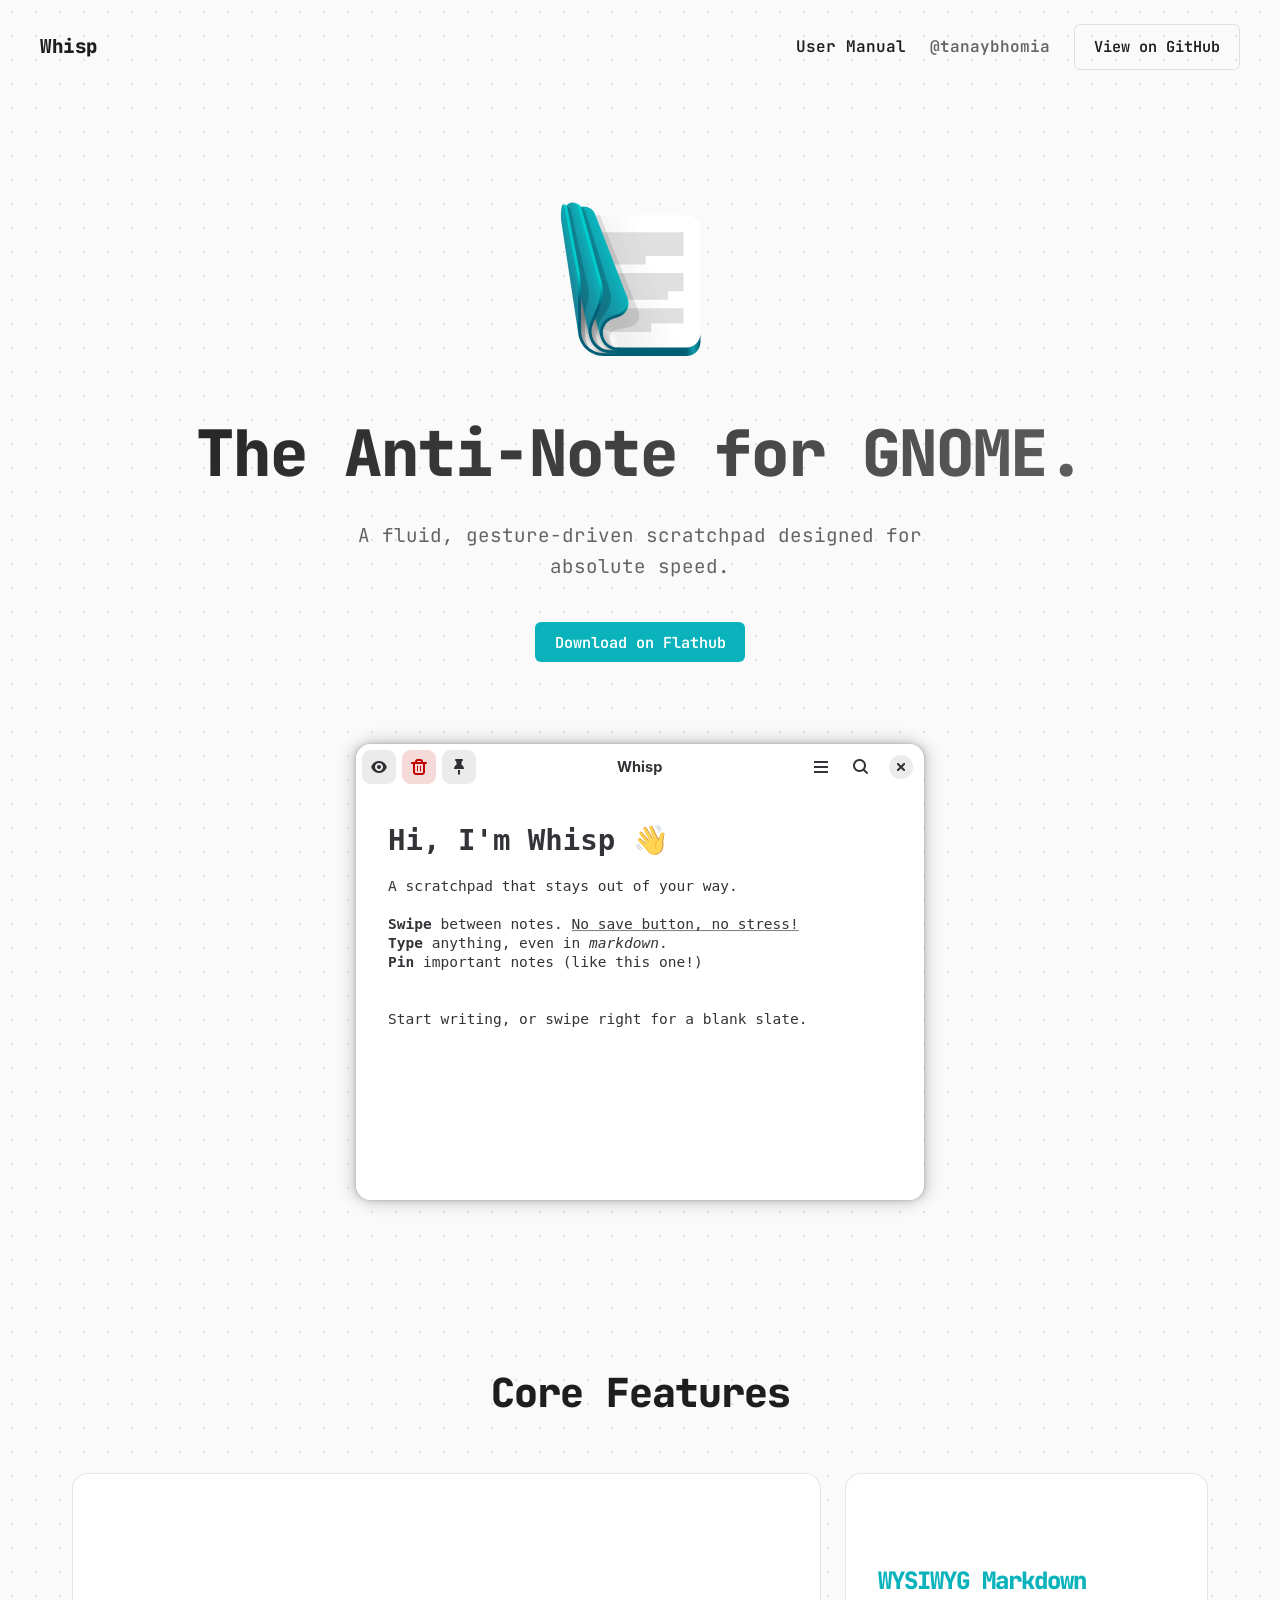
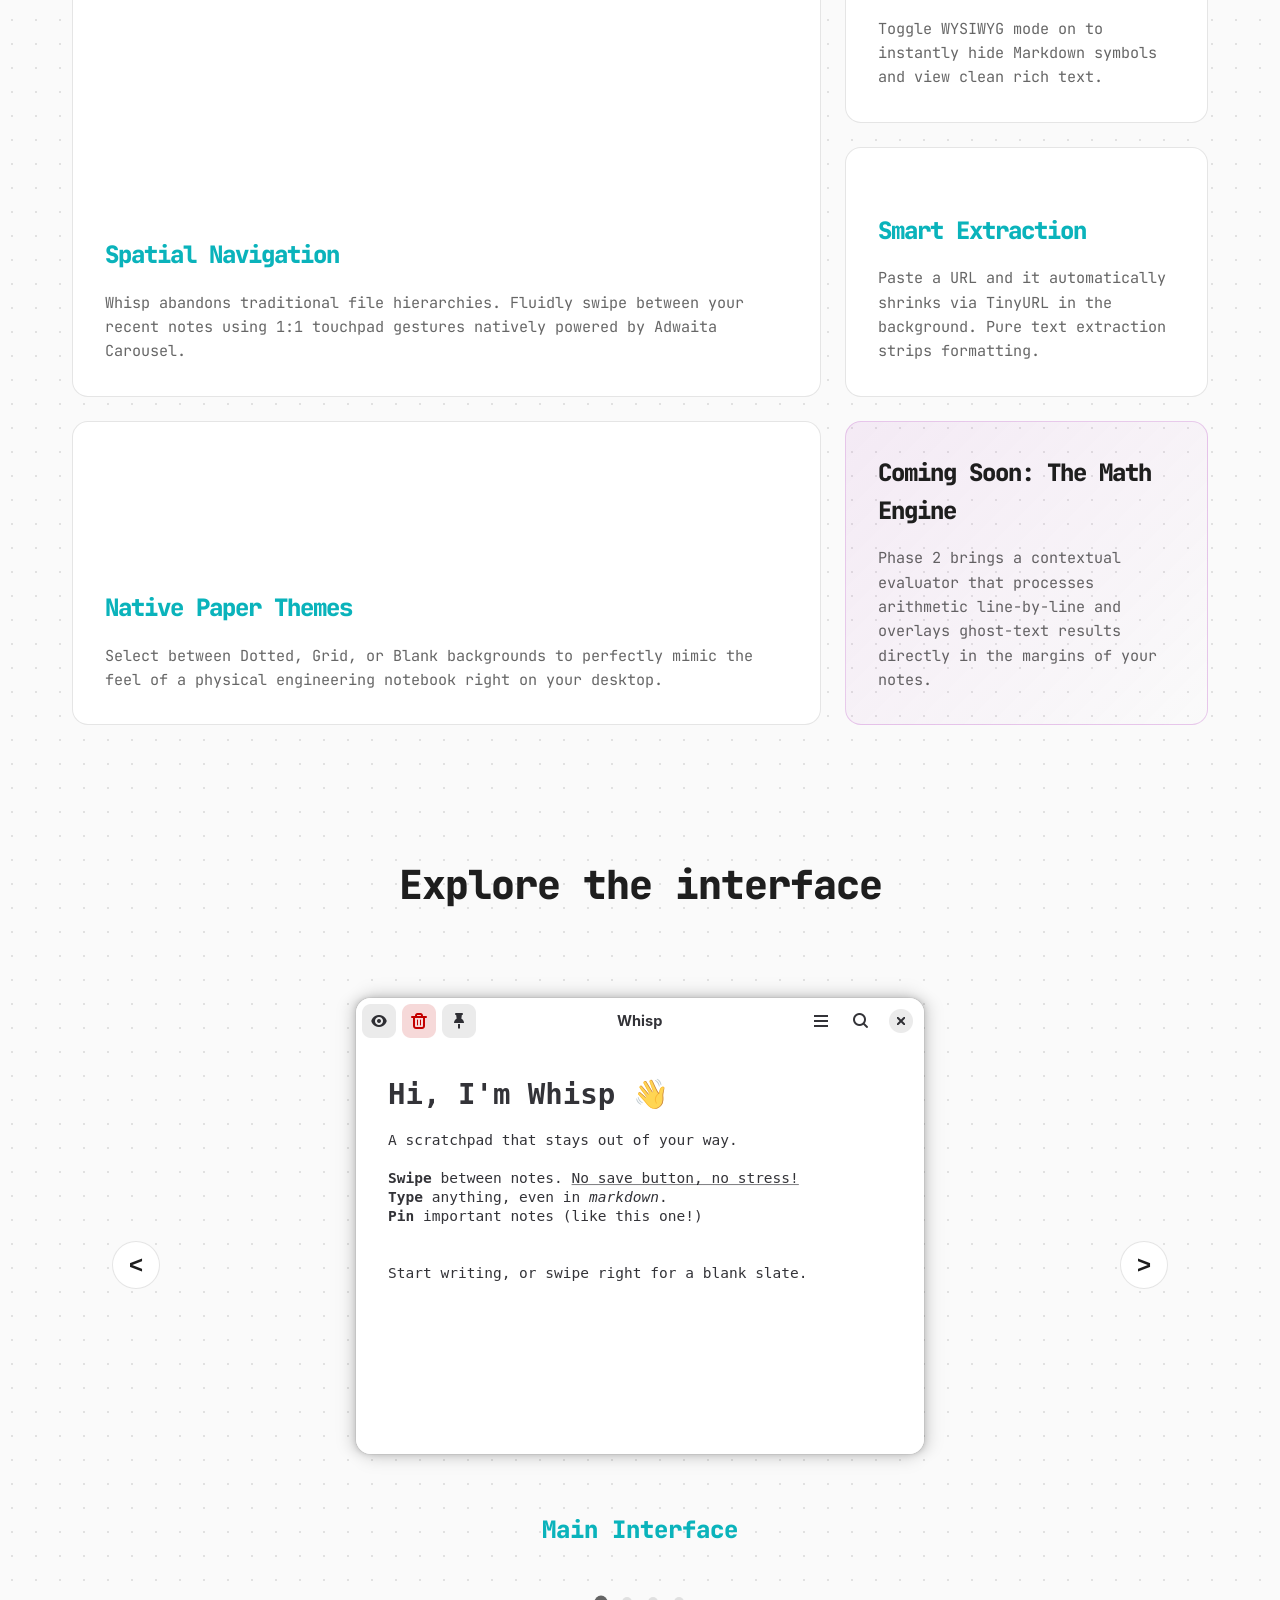
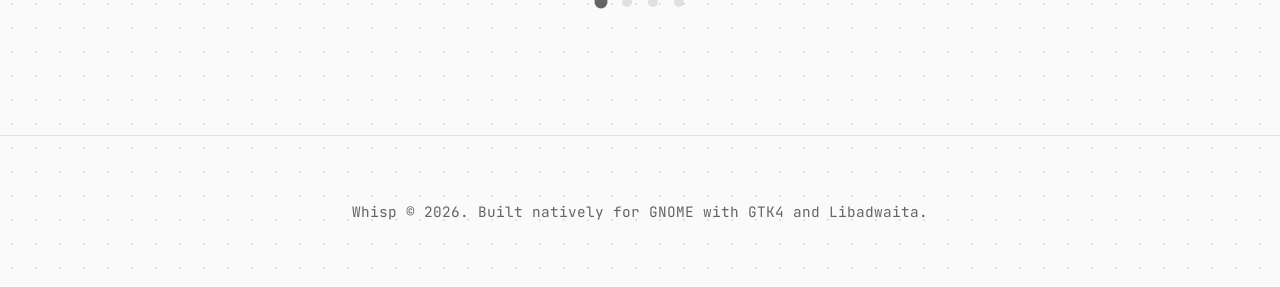
<file: docs/index.html>
<!DOCTYPE html>
<html lang="en">
<head>
    <meta charset="UTF-8">
    <meta name="viewport" content="width=device-width, initial-scale=1.0">
    <title>Whisp - The Anti-Note for GNOME</title>
    <link rel="preconnect" href="https://fonts.googleapis.com">
    <link rel="preconnect" href="https://fonts.gstatic.com" crossorigin>
    <link href="https://fonts.googleapis.com/css2?family=JetBrains+Mono:wght@400;600;800&display=swap" rel="stylesheet">
    <link rel="stylesheet" href="css/style.css">
    <link rel="icon" href="assets/icon.svg" type="image/svg+xml">
    <link rel="shortcut icon" href="assets/icon.svg">
    <link rel="icon" href="assets/icon.ico" type="image/x-icon">
    <link rel="shortcut icon" href="assets/icon.ico">
        <!-- SEO / Social -->
        <meta name="description" content="Whisp — a fast, gesture-driven scratchpad for GNOME. Fluid spatial navigation, WYSIWYG Markdown, and native paper themes. Download on Flathub.">
        <meta name="keywords" content="Whisp, GNOME, scratchpad, notes, WYSIWYG, Flathub, GTK4, Libadwaita">
        <link rel="canonical" href="https://flathub.org/apps/io.github.tanaybhomia.Whisp">

        <!-- Open Graph -->
        <meta property="og:type" content="software" />
        <meta property="og:title" content="Whisp — The Anti-Note for GNOME" />
        <meta property="og:description" content="A fluid, gesture-driven scratchpad designed for absolute speed. Download on Flathub." />
        <meta property="og:image" content="assets/og-image.jpg" />
        <meta property="og:image:alt" content="Whisp app interface screenshot" />
        <meta property="og:url" content="https://flathub.org/apps/io.github.tanaybhomia.Whisp" />
        <meta property="og:site_name" content="Whisp" />

        <!-- Twitter Card -->
        <meta name="twitter:card" content="summary_large_image">
        <meta name="twitter:title" content="Whisp — The Anti-Note for GNOME">
        <meta name="twitter:description" content="A fluid, gesture-driven scratchpad designed for absolute speed. Download on Flathub.">
        <meta name="twitter:image" content="assets/og-image.jpg">

        <!-- Structured data: SoftwareApplication -->
        <script type="application/ld+json">
        {
            "@context": "https://schema.org",
            "@type": "SoftwareApplication",
            "name": "Whisp",
            "url": "https://flathub.org/apps/io.github.tanaybhomia.Whisp",
            "applicationCategory": "DesktopApplication",
            "operatingSystem": "Linux",
            "author": {
                "@type": "Person",
                "name": "tanaybhomia",
                "url": "https://github.com/tanaybhomia"
            },
            "description": "A fluid, gesture-driven scratchpad designed for absolute speed.",
            "image": "assets/og-image.jpg"
        }
        </script>
</head>
<body>
    <nav class="navbar">
        <div class="nav-content">
            <div class="brand">
                <span class="brand-name">Whisp</span>
            </div>
            
            <div class="nav-links" style="display: flex; gap: 1.5rem; align-items: center;">
                <a href="manual.html" style="color: var(--text-primary); text-decoration: none; font-weight: 600;">User Manual</a>
                <a href="https://github.com/tanaybhomia" target="_blank" style="color: var(--text-secondary); text-decoration: none; font-weight: 600;">@tanaybhomia</a>
                <a href="https://github.com/tanaybhomia/Whisp" target="_blank" class="btn btn-secondary">View on GitHub</a>

            </div>
        </div>
    </nav>

    <main>
        <section class="hero-centered">
            <div class="hero-icon-wrapper">
                <img src="assets/icon.svg" alt="Whisp App Icon" class="hero-app-icon">
            </div>
            <h1>The Anti-Note for GNOME.</h1>
            <p class="subtitle">A fluid, gesture-driven scratchpad designed for absolute speed.</p>
            
            <div class="hero-actions">
                <a href="https://flathub.org/apps/io.github.tanaybhomia.Whisp" target="_blank" class="btn btn-primary">Download on Flathub</a>
            </div>
            
            <!-- Centered Master Image -->
            <div class="hero-image-wrapper">
                <img src="assets/1-hero.png" alt="Whisp Interface" class="hero-image">
            </div>
        </section>

        <section class="bento-section">
            <h2 class="section-title">Core Features</h2>
            <div class="bento-grid">
                
                <div class="bento-card large">
                    <div class="bento-content">
                        <h3>Spatial Navigation</h3>
                        <p>Whisp abandons traditional file hierarchies. Fluidly swipe between your recent notes using 1:1 touchpad gestures natively powered by Adwaita Carousel.</p>
                    </div>
                </div>

                <div class="bento-card">
                    <div class="bento-content">
                        <h3>WYSIWYG Markdown</h3>
                        <p>Toggle WYSIWYG mode on to instantly hide Markdown symbols and view clean rich text.</p>
                    </div>
                </div>

                <div class="bento-card">
                    <div class="bento-content">
                        <h3>Smart Extraction</h3>
                        <p>Paste a URL and it automatically shrinks via TinyURL in the background. Pure text extraction strips formatting.</p>
                    </div>
                </div>

                <div class="bento-card wide">
                    <div class="bento-content">
                        <h3>Native Paper Themes</h3>
                        <p>Select between Dotted, Grid, or Blank backgrounds to perfectly mimic the feel of a physical engineering notebook right on your desktop.</p>
                    </div>
                </div>
                
                <div class="bento-card alert-card">
                    <div class="bento-content">
                        <h3>Coming Soon: The Math Engine</h3>
                        <p>Phase 2 brings a contextual evaluator that processes arithmetic line-by-line and overlays ghost-text results directly in the margins of your notes.</p>
                    </div>
                </div>

            </div>
        </section>

        <section class="carousel-section">
            <h2 class="section-title">Explore the interface</h2>
            <div class="carousel-container">
                <button class="carousel-btn prev-btn">&lt;</button>
                <div class="carousel-track-container">
                    <ul class="carousel-track">
                        <li class="carousel-slide current-slide">
                            <img src="assets/1-hero.png" alt="Main Interface" class="slide-image">
                            <p class="slide-caption">Main Interface</p>
                        </li>
                        <li class="carousel-slide">
                            <img src="assets/2-pinned-dev.png" alt="WYSIWYG Mode" class="slide-image">
                            <p class="slide-caption">WYSIWYG Mode</p>
                        </li>
                        <li class="carousel-slide">
                            <img src="assets/3-feature-roadmap.png" alt="List Management" class="slide-image">
                            <p class="slide-caption">List Management</p>
                        </li>
                        <li class="carousel-slide">
                            <img src="assets/4-formatting.png" alt="Smart Link Extraction" class="slide-image">
                            <p class="slide-caption">Smart Link Extraction</p>
                        </li>
                    </ul>
                </div>
                <button class="carousel-btn next-btn">&gt;</button>
            </div>
            <div class="carousel-nav">
                <button class="carousel-indicator current-indicator"></button>
                <button class="carousel-indicator"></button>
                <button class="carousel-indicator"></button>
                <button class="carousel-indicator"></button>
            </div>
        </section>
    </main>

    <footer>
        <p>Whisp &copy; 2026. Built natively for GNOME with GTK4 and Libadwaita.</p>
    </footer>

    <script>
        const track = document.querySelector('.carousel-track');
        const slides = Array.from(track.children);
        const nextButton = document.querySelector('.next-btn');
        const prevButton = document.querySelector('.prev-btn');
        const dotsNav = document.querySelector('.carousel-nav');
        const dots = Array.from(dotsNav.children);

        const slideWidth = slides[0].getBoundingClientRect().width;

        // Arrange slides next to one another
        const setSlidePosition = (slide, index) => {
            slide.style.left = slideWidth * index + 'px';
        };
        slides.forEach(setSlidePosition);

        const moveToSlide = (track, currentSlide, targetSlide) => {
            track.style.transform = 'translateX(-' + targetSlide.style.left + ')';
            currentSlide.classList.remove('current-slide');
            targetSlide.classList.add('current-slide');
        }

        const updateDots = (currentDot, targetDot) => {
            currentDot.classList.remove('current-indicator');
            targetDot.classList.add('current-indicator');
        }

        prevButton.addEventListener('click', e => {
            const currentSlide = track.querySelector('.current-slide');
            const prevSlide = currentSlide.previousElementSibling;
            if(prevSlide) {
                const currentDot = dotsNav.querySelector('.current-indicator');
                const prevDot = currentDot.previousElementSibling;
                moveToSlide(track, currentSlide, prevSlide);
                updateDots(currentDot, prevDot);
            }
        });

        nextButton.addEventListener('click', e => {
            const currentSlide = track.querySelector('.current-slide');
            const nextSlide = currentSlide.nextElementSibling;
            if(nextSlide) {
                const currentDot = dotsNav.querySelector('.current-indicator');
                const nextDot = currentDot.nextElementSibling;
                moveToSlide(track, currentSlide, nextSlide);
                updateDots(currentDot, nextDot);
            }
        });

        dotsNav.addEventListener('click', e => {
            const targetDot = e.target.closest('button');
            if (!targetDot) return;
            const currentSlide = track.querySelector('.current-slide');
            const currentDot = dotsNav.querySelector('.current-indicator');
            const targetIndex = dots.findIndex(dot => dot === targetDot);
            const targetSlide = slides[targetIndex];
            
            moveToSlide(track, currentSlide, targetSlide);
            updateDots(currentDot, targetDot);
        });


        // 3D Parallax Tilt Effect for Hero Image
        const heroWrapper = document.querySelector('.hero-image-wrapper');
        const heroImg = document.querySelector('.hero-image');

        if (heroWrapper && heroImg) {
            heroWrapper.addEventListener('mousemove', (e) => {
                const rect = heroWrapper.getBoundingClientRect();
                const x = e.clientX - rect.left;
                const y = e.clientY - rect.top;
                
                const centerX = rect.width / 2;
                const centerY = rect.height / 2;
                
                // Max 10 deg tilt
                const rotateX = ((y - centerY) / centerY) * -10; 
                const rotateY = ((x - centerX) / centerX) * 10;
                
                heroImg.style.transform = `scale(1.05) rotateX(${rotateX}deg) rotateY(${rotateY}deg)`;
            });

            heroWrapper.addEventListener('mouseleave', () => {
                heroImg.style.transform = 'scale(1) rotateX(0) rotateY(0)';
                heroImg.style.transition = 'transform 0.5s ease-out';
            });

            heroWrapper.addEventListener('mouseenter', () => {
                heroImg.style.transition = 'transform 0.1s ease-out';
            });
        }

        // Hero icon 3D Parallax Tilt Effect
        const heroIconWrapper = document.querySelector('.hero-icon-wrapper');
        const heroIconImg = document.querySelector('.hero-app-icon');

        if (heroIconWrapper && heroIconImg) {
            heroIconWrapper.addEventListener('mousemove', (e) => {
                const rect = heroIconWrapper.getBoundingClientRect();
                const x = e.clientX - rect.left;
                const y = e.clientY - rect.top;
                
                const centerX = rect.width / 2;
                const centerY = rect.height / 2;
                
                // Max 15 deg tilt
                const rotateX = ((y - centerY) / centerY) * -15; 
                const rotateY = ((x - centerX) / centerX) * 15;
                
                heroIconImg.style.transform = `scale(1.1) rotateX(${rotateX}deg) rotateY(${rotateY}deg)`;
            });

            heroIconWrapper.addEventListener('mouseleave', () => {
                heroIconImg.style.transform = 'scale(1) rotateX(0) rotateY(0)';
                heroIconImg.style.transition = 'transform 0.5s ease-out';
            });

            heroIconWrapper.addEventListener('mouseenter', () => {
                heroIconImg.style.transition = 'transform 0.1s ease-out';
            });
        }
    </script>
</body>
</html>
</file>
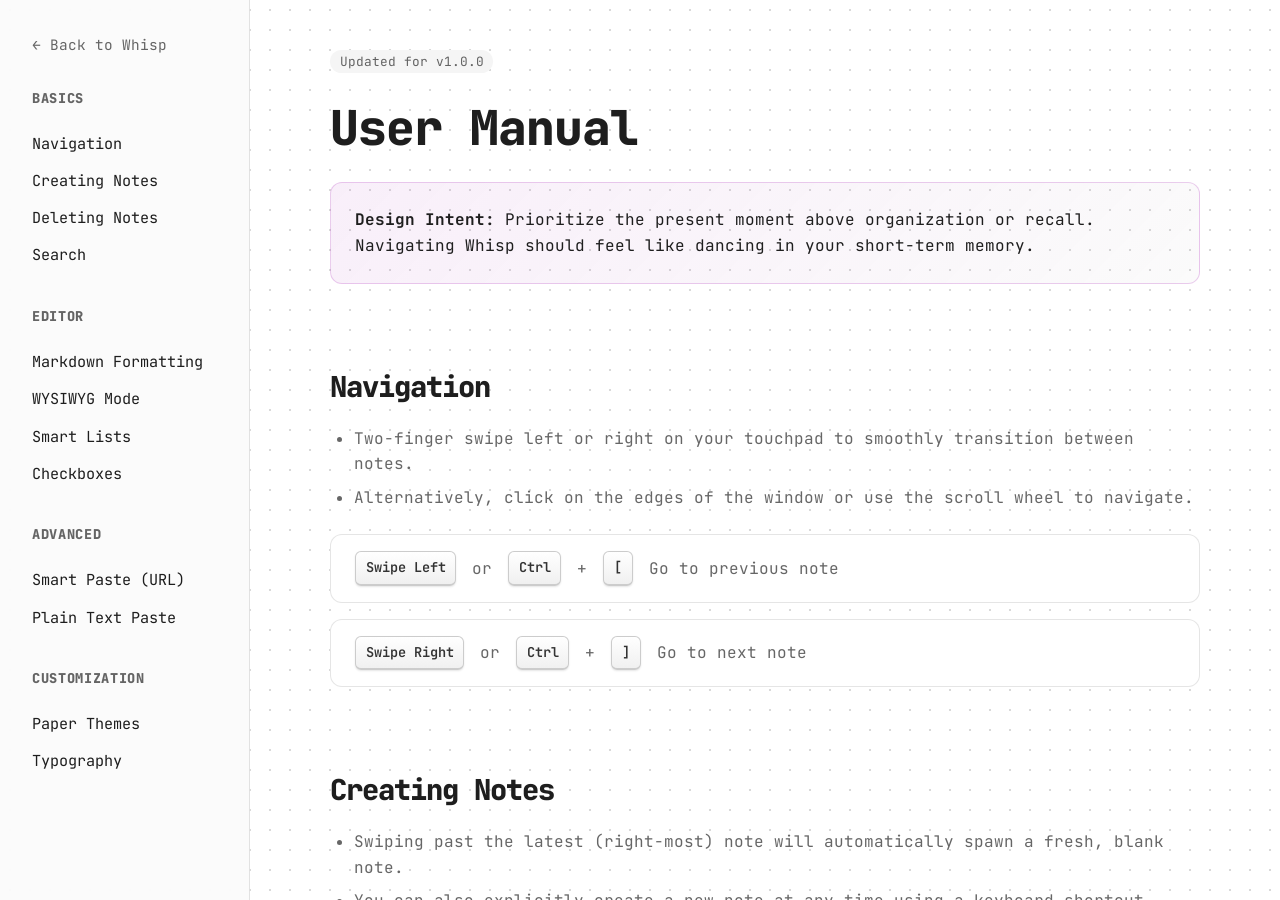
<file: docs/manual.html>
<!DOCTYPE html>
<html lang="en">
<head>
    <meta charset="UTF-8">
    <meta name="viewport" content="width=device-width, initial-scale=1.0">
    <title>User Manual - Whisp</title>
    <link rel="preconnect" href="https://fonts.googleapis.com">
    <link rel="preconnect" href="https://fonts.gstatic.com" crossorigin>
    <link href="https://fonts.googleapis.com/css2?family=JetBrains+Mono:wght@400;600;800&display=swap" rel="stylesheet">
    <link rel="stylesheet" href="css/style.css?v=2">
    <link rel="icon" href="assets/icon.svg" type="image/svg+xml">
    <link rel="shortcut icon" href="assets/icon.svg">
    <link rel="icon" href="assets/icon.ico" type="image/x-icon">
    <link rel="shortcut icon" href="assets/icon.ico">
    <!-- SEO / Social for manual -->
    <meta name="description" content="Whisp User Manual — navigation, editor features, smart paste, themes, and shortcuts.">
    <meta property="og:title" content="Whisp — User Manual" />
    <meta property="og:description" content="Documentation for Whisp: navigation, editor features, smart paste, themes, and shortcuts." />
    <meta property="og:image" content="assets/og-image.jpg" />
    <meta name="twitter:card" content="summary_large_image">
</head>
<body class="manual-page">

    <div class="manual-layout">
        <aside class="manual-sidebar">
            <a href="index.html" class="back-link">← Back to Whisp</a>
            
            <div class="nav-group">
                <h3>Basics</h3>
                <a href="#nav-navigation">Navigation</a>
                <a href="#nav-create">Creating Notes</a>
                <a href="#nav-delete">Deleting Notes</a>
                <a href="#nav-search">Search</a>
            </div>

            <div class="nav-group">
                <h3>Editor</h3>
                <a href="#nav-markdown">Markdown Formatting</a>
                <a href="#nav-wysiwyg">WYSIWYG Mode</a>
                <a href="#nav-lists">Smart Lists</a>
                <a href="#nav-checkbox">Checkboxes</a>
            </div>

            <div class="nav-group">
                <h3>Advanced</h3>
                <a href="#nav-smartpaste">Smart Paste (URL)</a>
                <a href="#nav-plainpaste">Plain Text Paste</a>
            </div>

            <div class="nav-group">
                <h3>Customization</h3>
                <a href="#nav-themes">Paper Themes</a>
                <a href="#nav-typography">Typography</a>
            </div>
        </aside>

        <main class="manual-content">
            <header class="manual-header">
                <span class="version-badge">Updated for v1.0.0</span>
                <h1>User Manual</h1>
                <div class="intent-banner">
                    <strong>Design Intent:</strong> Prioritize the present moment above organization or recall. Navigating Whisp should feel like dancing in your short-term memory.
                </div>
            </header>

            <section id="nav-navigation" class="manual-section">
                <h2>Navigation</h2>
                <ul>
                    <li>Two-finger swipe left or right on your touchpad to smoothly transition between notes.</li>
                    <li>Alternatively, click on the edges of the window or use the scroll wheel to navigate.</li>
                </ul>
                <div class="shortcut-box">
                    <kbd>Swipe Left</kbd> or <kbd>Ctrl</kbd> + <kbd>[</kbd> Go to previous note
                </div>
                <div class="shortcut-box">
                    <kbd>Swipe Right</kbd> or <kbd>Ctrl</kbd> + <kbd>]</kbd> Go to next note
                </div>
            </section>

            <section id="nav-create" class="manual-section">
                <h2>Creating Notes</h2>
                <ul>
                    <li>Swiping past the latest (right-most) note will automatically spawn a fresh, blank note.</li>
                    <li>You can also explicitly create a new note at any time using a keyboard shortcut.</li>
                </ul>
                <div class="shortcut-box">
                    <kbd>Ctrl</kbd> + <kbd>N</kbd> Create new note
                </div>
            </section>

            <section id="nav-delete" class="manual-section">
                <h2>Deleting Notes</h2>
                <ul>
                    <li>Deleting a note removes it from the main view and moves it to a hidden <code>.trash</code> directory.</li>
                    <li>If you accidentally delete a note, you can instantly undo it.</li>
                </ul>
                <div class="shortcut-box">
                    <kbd>Ctrl</kbd> + <kbd>Delete</kbd> Delete current note
                </div>
                <div class="shortcut-box">
                    <kbd>Ctrl</kbd> + <kbd>Shift</kbd> + <kbd>T</kbd> Undo last deletion
                </div>
            </section>

            <section id="nav-search" class="manual-section">
                <h2>Search</h2>
                <ul>
                    <li>Instantly search through all your notes. Clicking a search result immediately jumps you to that note.</li>
                </ul>
                <div class="shortcut-box">
                    <kbd>Ctrl</kbd> + <kbd>F</kbd> Open global search
                </div>
            </section>

            <hr>

            <section id="nav-markdown" class="manual-section">
                <h2>Markdown Formatting</h2>
                <ul>
                    <li>Whisp supports standard Markdown for fast formatting, but powers it up with smart keyboard toggles.</li>
                    <li>Highlight text and press a shortcut to wrap it. Press it again to unwrap it.</li>
                </ul>
                <div class="shortcut-box">
                    <kbd>Ctrl</kbd> + <kbd>B</kbd> Toggle <strong>**bold**</strong>
                </div>
                <div class="shortcut-box">
                    <kbd>Ctrl</kbd> + <kbd>I</kbd> Toggle <em>*italic*</em>
                </div>
                <div class="shortcut-box">
                    <kbd>Ctrl</kbd> + <kbd>U</kbd> Toggle <u>&lt;u&gt;underline&lt;/u&gt;</u>
                </div>
            </section>

            <section id="nav-wysiwyg" class="manual-section">
                <h2>WYSIWYG Mode</h2>
                <ul>
                    <li>Tired of looking at Markdown syntax? Toggle the live formatting view (the eye icon).</li>
                    <li>All markdown symbols dynamically disappear when your cursor leaves the line, leaving behind beautiful rich text.</li>
                </ul>
                <div class="shortcut-box">
                    <kbd>Ctrl</kbd> + <kbd>E</kbd> Toggle WYSIWYG Mode
                </div>
            </section>

            <section id="nav-lists" class="manual-section">
                <h2>Smart Lists</h2>
                <ul>
                    <li>Type <code>list</code> or <code>list: Custom Title</code> at the top of your note to activate List Mode.</li>
                    <li>Pressing Enter will automatically spawn a new <code>☐</code> checkbox on the next line.</li>
                    <li><strong>Smart Overwrite:</strong> Type <code>#</code> on an empty checkbox to instantly turn it into a heading.</li>
                    <li><strong>Comments:</strong> Type <code>//</code> at the start of a list item to visually fade it out as a comment.</li>
                </ul>
                <div class="shortcut-box">
                    <kbd>Tab</kbd> Indent list item
                </div>
                <div class="shortcut-box">
                    <kbd>Shift</kbd> + <kbd>Tab</kbd> Outdent list item
                </div>
            </section>

            <section id="nav-checkbox" class="manual-section">
                <h2>Checkboxes</h2>
                <ul>
                    <li>Whisp uses native unicode checkboxes (<code>☐</code> and <code>☑</code>) to keep your lists minimal and portable.</li>
                    <li>Use the shortcut anywhere on a line to instantly insert or toggle a checkbox.</li>
                </ul>
                <div class="shortcut-box">
                    <kbd>Ctrl</kbd> + <kbd>S</kbd> Insert / Toggle checkbox
                </div>
            </section>

            <hr>

            <section id="nav-smartpaste" class="manual-section">
                <h2>Smart Paste (URL)</h2>
                <ul>
                    <li>Dropping massive tracking URLs ruins the visual flow of a note.</li>
                    <li>Use the Smart Paste shortcut when pasting a long URL. Whisp will analyze it locally, generate a clean, short visual label, and format it securely in Markdown.</li>
                    <li>Turn on WYSIWYG Mode and the ugly Markdown syntax dynamically vanishes, leaving only the tiny link!</li>
                    <li><em>100% offline and privacy-respecting. No external APIs used.</em></li>
                </ul>
                <div class="shortcut-box">
                    <kbd>Ctrl</kbd> + <kbd>Shift</kbd> + <kbd>L</kbd> Smart URL Paste
                </div>
            </section>

            <section id="nav-plainpaste" class="manual-section">
                <h2>Plain Text Paste</h2>
                <ul>
                    <li>Pasting text from the web often brings along unwanted markdown syntax.</li>
                    <li>Use Plain Paste to aggressively strip all markdown symbols (headers, bold, italics, links, lists) before dropping the raw text into your note.</li>
                </ul>
                <div class="shortcut-box">
                    <kbd>Ctrl</kbd> + <kbd>Shift</kbd> + <kbd>V</kbd> Plain text paste
                </div>
            </section>

            <hr>

            <section id="nav-themes" class="manual-section">
                <h2>Paper Themes</h2>
                <ul>
                    <li>Customize the aesthetic of your notes by opening Preferences.</li>
                    <li>Whisp supports three minimalist native backgrounds: <strong>Blank</strong>, <strong>Dotted</strong>, and <strong>Grid</strong>.</li>
                </ul>
            </section>

            <section id="nav-typography" class="manual-section">
                <h2>Typography</h2>
                <ul>
                    <li>You have complete control over the editor font through the Preferences menu.</li>
                    <li>Adjust the Line Spacing (1.0 to 2.0) to give your text more breathing room.</li>
                </ul>
                <div class="shortcut-box">
                    <kbd>Ctrl</kbd> + <kbd>,</kbd> Open Preferences
                </div>
            </section>
        </main>
    </div>

    <script>
        // Simple active state observer for sidebar navigation
        const sections = document.querySelectorAll('.manual-section');
        const navLinks = document.querySelectorAll('.manual-sidebar a:not(.back-link)');

        const observer = new IntersectionObserver((entries) => {
            entries.forEach(entry => {
                if (entry.isIntersecting) {
                    navLinks.forEach(link => {
                        link.classList.remove('active');
                        if (link.getAttribute('href') === '#' + entry.target.id) {
                            link.classList.add('active');
                        }
                    });
                }
            });
        }, { rootMargin: '-20% 0px -80% 0px' });

        sections.forEach(section => observer.observe(section));
        
        // Smooth scrolling
        navLinks.forEach(link => {
            link.addEventListener('click', function(e) {
                e.preventDefault();
                const targetId = this.getAttribute('href');
                const targetSection = document.querySelector(targetId);
                targetSection.scrollIntoView({ behavior: 'smooth' });
                history.pushState(null, null, targetId);
            });
        });
    </script>
</body>
</html>
</file>
<file: docs/css/style.css>
:root {
    /* GNOME Libadwaita Light Mode Palette */
    --window-bg: #fafafa;
    --view-bg: #ffffff;
    --card-bg: #ffffff;
    --card-hover: #f5f5f5;
    --card-border: rgba(0, 0, 0, 0.1);
    --text-primary: #1e1e1e;
    --text-secondary: rgba(0, 0, 0, 0.6);
    --accent-color: #0ab3bb;
    --accent-hover: #00cccc;
    --font-mono: 'JetBrains Mono', monospace;
}

* {
    margin: 0;
    padding: 0;
    box-sizing: border-box;
}

body {
    background-color: var(--window-bg);
    background-image: radial-gradient(var(--card-border) 1.5px, transparent 1.5px);
    background-size: 24px 24px;
    color: var(--text-primary);
    font-family: var(--font-mono);
    line-height: 1.6;
    -webkit-font-smoothing: antialiased;
}

h1, h2, h3 {
    font-weight: 800;
    letter-spacing: -1px;
}

/* Navigation */
.navbar {
    padding: 1.5rem 2rem;
    background-color: transparent;
}

.nav-content {
    max-width: 1200px;
    margin: 0 auto;
    display: flex;
    justify-content: space-between;
    align-items: center;
}

.brand {
    display: flex;
    align-items: center;
    gap: 12px;
}

.brand-icon {
    width: 32px;
    height: 32px;
    object-fit: contain;
}

.brand-name {
    font-weight: 800;
    font-size: 1.2rem;
    letter-spacing: -0.5px;
}

.hero-icon-wrapper {
    perspective: 1000px;
    display: flex;
    justify-content: center;
    align-items: center;
    margin-bottom: 2rem;
}

.hero-app-icon {
    width: 180px;
    height: 180px;
    object-fit: contain;
    transition: transform 0.1s ease-out;
    will-change: transform;
}

.btn {
    padding: 0.6rem 1.2rem;
    border-radius: 6px;
    text-decoration: none;
    font-weight: 600;
    font-size: 0.95rem;
    transition: background-color 0.2s ease, border-color 0.2s ease;
}

.btn-primary {
    background-color: var(--accent-color);
    color: white;
}

.btn-primary:hover {
    background-color: var(--accent-hover);
}

.btn-secondary {
    background-color: transparent;
    border: 1px solid var(--card-border);
    color: var(--text-primary);
}

.btn-secondary:hover {
    background-color: var(--card-hover);
    border-color: var(--text-secondary);
}

.disabled {
    opacity: 0.5;
    cursor: not-allowed;
}

/* Centered Hero */
.hero-centered {
    max-width: 1200px;
    margin: 6rem auto 4rem;
    padding: 0 2rem;
    text-align: center;
}

.hero-centered h1 {
    font-size: 4rem;
    margin-bottom: 1rem;
    background: linear-gradient(135deg, #1e1e1e 0%, #666666 100%);
    -webkit-background-clip: text;
    -webkit-text-fill-color: transparent;
}

.subtitle {
    font-size: 1.2rem;
    color: var(--text-secondary);
    max-width: 600px;
    margin: 0 auto 3rem;
}

.hero-actions {
    margin-bottom: 4rem;
}

/* Hero Image */
.hero-image-wrapper {
    max-width: 900px;
    margin: 0 auto;
    text-align: center;
    perspective: 1000px; /* For 3D Parallax Tilt */
}

.hero-image {
    max-width: 100%;
    height: auto;
    display: inline-block;
    transition: transform 0.1s ease-out;
    will-change: transform;
    image-rendering: -webkit-optimize-contrast;
    image-rendering: high-quality;
}

/* Bento Grid */
.bento-section {
    max-width: 1200px;
    margin: 8rem auto;
    padding: 0 2rem;
}

.section-title {
    text-align: center;
    font-size: 2.5rem;
    margin-bottom: 3rem;
}

.bento-grid {
    display: grid;
    grid-template-columns: repeat(3, 1fr);
    grid-auto-rows: minmax(250px, auto);
    gap: 1.5rem;
}

.bento-card {
    background-color: var(--card-bg);
    border: 1px solid var(--card-border);
    border-radius: 16px;
    padding: 2rem;
    display: flex;
    flex-direction: column;
    justify-content: flex-end;
    transition: transform 0.3s ease, background-color 0.3s ease;
}

.bento-card:hover {
    transform: translateY(-5px);
    background-color: var(--card-hover);
}

.bento-card.large {
    grid-column: span 2;
    grid-row: span 2;
}

.bento-card.wide {
    grid-column: span 2;
}

.alert-card {
    background: linear-gradient(135deg, rgba(192, 97, 203, 0.1) 0%, rgba(36, 36, 36, 0) 100%);
    border-color: rgba(192, 97, 203, 0.3);
}

.bento-content h3 {
    font-size: 1.5rem;
    margin-bottom: 1rem;
    color: var(--accent-color);
}

.bento-card.alert-card h3 {
    color: var(--text-primary);
}

.bento-content p {
    color: var(--text-secondary);
    font-size: 0.95rem;
}

/* Footer */
footer {
    text-align: center;
    padding: 4rem 0;
    color: var(--text-secondary);
    font-size: 0.9rem;
    border-top: 1px solid var(--card-border);
    margin-top: 6rem;
}

/* Carousel */
.carousel-section {
    max-width: 1000px;
    margin: 6rem auto;
    padding: 0 2rem;
    text-align: center;
}

.carousel-container {
    position: relative;
    height: 600px;
    margin: 0 auto;
    display: flex;
    align-items: center;
}

.carousel-track-container {
    height: 100%;
    position: relative;
    overflow: hidden;
    flex: 1;
}

.carousel-track {
    padding: 0;
    margin: 0;
    list-style: none;
    position: relative;
    height: 100%;
    transition: transform 0.4s ease-in-out;
}

.carousel-slide {
    position: absolute;
    top: 0;
    bottom: 0;
    width: 100%;
    display: flex;
    flex-direction: column;
    align-items: center;
    justify-content: center;
    padding: 2rem;
}

.slide-image {
    max-width: 80%;
    height: auto;
    margin-bottom: 2rem;
}

.slide-placeholder {
    width: 80%;
    height: 350px;
    background-color: var(--card-hover);
    border: 1px dashed var(--text-secondary);
    border-radius: 12px;
    display: flex;
    align-items: center;
    justify-content: center;
    color: var(--text-secondary);
    margin-bottom: 2rem;
}

.slide-caption {
    font-size: 1.5rem;
    font-weight: 800;
    margin-bottom: 0.5rem;
    color: var(--accent-color);
}

.slide-desc {
    color: var(--text-secondary);
}

.carousel-btn {
    position: absolute;
    top: 50%;
    transform: translateY(-50%);
    background: var(--view-bg);
    border: 1px solid var(--card-border);
    border-radius: 50%;
    width: 48px;
    height: 48px;
    cursor: pointer;
    z-index: 10;
    font-size: 1.5rem;
    font-weight: bold;
    color: var(--text-primary);
    transition: background 0.2s;
}

.carousel-btn:hover {
    background: var(--card-hover);
}

.prev-btn { left: -60px; }
.next-btn { right: -60px; }

.carousel-nav {
    display: flex;
    justify-content: center;
    padding: 2rem 0;
    gap: 1rem;
}

.carousel-indicator {
    border: 0;
    border-radius: 50%;
    width: 10px;
    height: 10px;
    background: var(--card-border);
    cursor: pointer;
    transition: background 0.2s, transform 0.2s;
}

.carousel-indicator.current-indicator {
    background: var(--text-secondary);
    transform: scale(1.3);
}

/* Theme Slider */
.theme-slider-wrapper {
    position: relative;
    max-width: 80%;
    margin-bottom: 2rem;
    display: inline-block;
}

.slider-img {
    width: 100%;
    height: auto;
    display: block;
}

.slider-img-overlay {
    position: absolute;
    top: 0;
    left: 0;
    clip-path: polygon(0 0, 50% 0, 50% 100%, 0 100%);
}

.slider-line {
    position: absolute;
    top: 0;
    bottom: 0;
    left: 50%;
    width: 2px;
    background: var(--accent-color);
    transform: translateX(-50%);
    pointer-events: none;
    z-index: 5;
}

.slider-range {
    position: absolute;
    top: 0;
    left: 0;
    width: 100%;
    height: 100%;
    opacity: 0;
    cursor: ew-resize;
    z-index: 10;
    margin: 0;
}

/* Responsive */
@media (max-width: 900px) {
    .bento-grid {
        grid-template-columns: 1fr;
        grid-auto-rows: auto;
    }
    
    .bento-card, .bento-card.large, .bento-card.wide {
        grid-column: span 1;
        grid-row: span 1;
        min-height: 200px;
    }
    
    .hero-centered h1 {
        font-size: 2.5rem;
    }
}

/* User Manual Styles */
.manual-page {
    background-color: var(--bg-color);
    background-image: radial-gradient(circle, rgba(0, 0, 0, 0.15) 1px, transparent 1px);
    background-size: 20px 20px;
    background-position: 0 0;
    margin: 0;
    padding: 0;
    height: 100vh;
    overflow: hidden;
}

.manual-layout {
    display: flex;
    height: 100vh;
    max-width: 1400px;
    margin: 0 auto;
}

.manual-sidebar {
    width: 250px;
    min-width: 250px;
    height: 100%;
    overflow-y: auto;
    padding: 2rem;
    border-right: 1px solid var(--card-border);
    background: rgba(250, 250, 250, 0.8);
    backdrop-filter: blur(10px);
    
    /* Hide scrollbar */
    -ms-overflow-style: none;  /* IE and Edge */
    scrollbar-width: none;  /* Firefox */
}
.manual-sidebar::-webkit-scrollbar {
    display: none; /* Chrome, Safari and Opera */
}

.back-link {
    display: inline-block;
    color: var(--text-secondary);
    text-decoration: none;
    font-size: 0.9rem;
    margin-bottom: 2rem;
    transition: color 0.2s;
}

.back-link:hover {
    color: var(--accent-color);
}

.nav-group {
    margin-bottom: 2rem;
}

.nav-group h3 {
    font-size: 0.85rem;
    text-transform: uppercase;
    letter-spacing: 0.05em;
    color: var(--text-secondary);
    margin-bottom: 1rem;
}

.nav-group a {
    display: block;
    color: var(--text-primary);
    text-decoration: none;
    font-size: 0.95rem;
    padding: 0.4rem 0;
    transition: color 0.2s;
}

.nav-group a:hover,
.nav-group a.active {
    color: var(--accent-color);
    font-weight: 600;
}

.manual-content {
    flex: 1;
    overflow-y: auto;
    padding: 3rem 5rem;
    scroll-behavior: smooth;
    
    /* Hide scrollbar */
    -ms-overflow-style: none;  /* IE and Edge */
    scrollbar-width: none;  /* Firefox */
}
.manual-content::-webkit-scrollbar {
    display: none; /* Chrome, Safari and Opera */
}

.manual-header {
    margin-bottom: 4rem;
}

.version-badge {
    font-size: 0.8rem;
    color: var(--text-secondary);
    background: var(--card-hover);
    padding: 0.2rem 0.6rem;
    border-radius: 12px;
}

.manual-header h1 {
    font-size: 3rem;
    margin: 1rem 0;
}

.intent-banner {
    background: linear-gradient(135deg, rgba(192, 97, 203, 0.1) 0%, rgba(36, 36, 36, 0.02) 100%);
    border: 1px solid rgba(192, 97, 203, 0.3);
    padding: 1.5rem;
    border-radius: 12px;
    color: var(--text-primary);
    line-height: 1.6;
}

.manual-section {
    margin-bottom: 4rem;
    padding-top: 1rem;
}

.manual-section h2 {
    font-size: 1.8rem;
    margin-bottom: 1rem;
    color: var(--text-primary);
}

.manual-section ul {
    list-style-type: disc;
    padding-left: 1.5rem;
    margin-bottom: 1.5rem;
    color: var(--text-secondary);
    line-height: 1.6;
}

.manual-section ul li {
    margin-bottom: 0.5rem;
}

.manual-section hr {
    border: 0;
    border-top: 1px solid var(--card-border);
    margin: 3rem 0;
}

.shortcut-box {
    background: var(--card-bg);
    border: 1px solid var(--card-border);
    padding: 1rem 1.5rem;
    border-radius: 12px;
    margin-bottom: 1rem;
    display: flex;
    align-items: center;
    gap: 1rem;
    color: var(--text-secondary);
}

kbd {
    background: linear-gradient(180deg, #ffffff 0%, #f0f0f0 100%);
    border: 1px solid #ccc;
    border-bottom-width: 2px;
    border-radius: 6px;
    padding: 0.3rem 0.6rem;
    font-family: inherit;
    font-size: 0.85rem;
    font-weight: 600;
    color: #333;
    box-shadow: 0 1px 2px rgba(0,0,0,0.1);
}

@media (max-width: 768px) {
    /* Manual Page Styles */
    .manual-layout {
        flex-direction: column;
    }
    
    .manual-sidebar {
        width: 100%;
        height: auto;
        min-height: auto;
        border-right: none;
        border-bottom: 1px solid var(--card-border);
    }
    
    .manual-content {
        padding: 2rem;
    }

    /* Main Page Mobile Styles */
    .nav-content {
        flex-direction: column;
        gap: 1rem;
        text-align: center;
    }
    
    .nav-links {
        flex-wrap: wrap;
        justify-content: center;
    }
    
    .hero-centered {
        margin: 3rem auto 2rem;
        padding: 0 1rem;
    }
    
    .hero-centered h1 {
        font-size: 2.5rem;
    }
    
    .subtitle {
        font-size: 1rem;
        margin-bottom: 2rem;
    }
    
    .bento-grid {
        grid-template-columns: 1fr;
    }
    
    .bento-card.large, .bento-card.wide {
        grid-column: span 1;
        grid-row: span 1;
    }
    
    .bento-section {
        margin: 4rem auto;
        padding: 0 1rem;
    }
    
    .carousel-section {
        margin: 4rem auto;
        padding: 0 1rem;
    }
    
    .carousel-container {
        height: 400px;
    }
    
    .slide-placeholder {
        height: 250px;
    }
}
</file>
